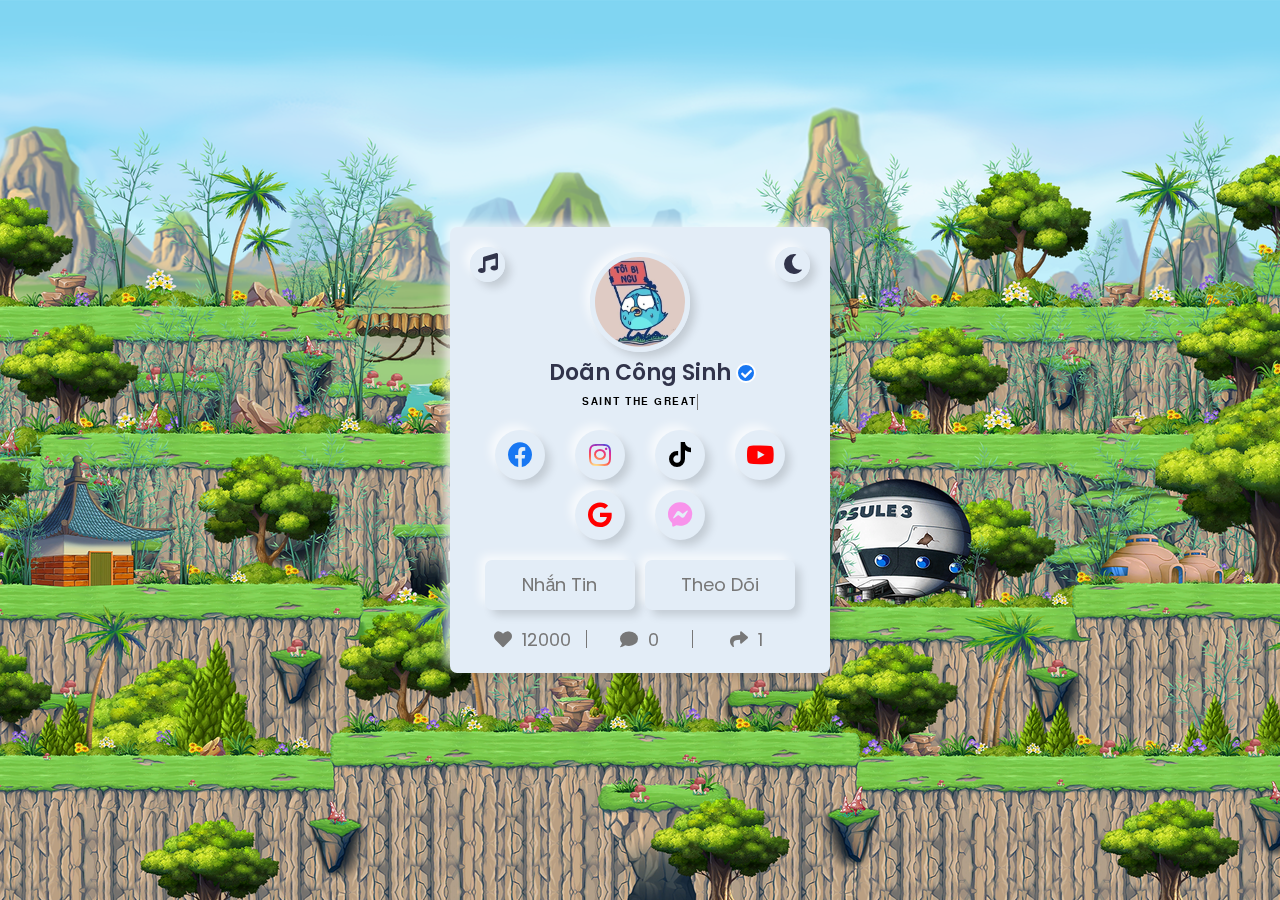
<file: index.html>
<!DOCTYPE html>
<html lang="vi">

<head>
    <meta charset="UTF-8">
    <meta http-equiv="X-UA-Compatible" content="IE=edge">
    <meta name="viewport" content="width=device-width, initial-scale=1.0">
    <meta content='https://i.imgur.com/SmVw9Lg.jpg' property='og:image' />
    <link rel="stylesheet" href="https://cdnjs.cloudflare.com/ajax/libs/font-awesome/5.15.3/css/all.min.css" />
    <link href="https://fonts.googleapis.com/css2?family=Poppins:wght@300;400;500;600;700;800&display=swap"
        rel="stylesheet">
    <link rel="stylesheet" href="./style.css">
    <link rel="shortcut icon" href="./icon.jpg" type="image/x-icon">
    <link rel="manifest" href="/site.webmanifest">
    <title>Doãn Công Sinh</title>
</head>

<body>
    <div class="app">
        <div class="card mg-10">
            <div class="card__title">
                <div class="card__title--img">
                    <img src="./avatar.jpg" alt="" srcset="">
                </div>
                <div class="card__title--name">
                    <h1>Doãn Công Sinh</h1>
                    <div class="veri__check">
                        <i class="fas fa-check"></i>
                    </div>
                </div>
                <div class="card__title--description">
                    <p>𝐒𝐀𝐈𝐍𝐓 𝐓𝐇𝐄 𝐆𝐑𝐄𝐀𝐓</p>
                </div>
            </div>
            <div class="card__body mt-10">
                <div class="row">
                    <div class="col col-lg-3 mt-10">
                        <div class="card__item">
                            <a href="https://www.facebook.com/doan.cong.sinh.2024" target="_blank" class="card__link">
                                <div class="link__icon">
                                    <i class="fab fa-facebook"></i>
                                </div>
                            </a>
                        </div>
                    </div>
                    <div class="col col-lg-3 mt-10">
                        <div class="card__item">
                            <a href="https://www.instagram.com/daingan5600/" target="_blank" class="card__link">
                                <div class="link__icon">
                                    <i class="fab fa-instagram"></i>
                                </div>
                            </a>
                        </div>
                    </div>
                    <div class="col col-lg-3 mt-10">
                        <div class="card__item">
                            <a href="https://www.tiktok.com/@fb8106486/" target="_blank" class="card__link">
                                <div class="link__icon">
                                    <i class="fab fa-tiktok"></i>
                                </div>
                            </a>
                        </div>
                    </div>
                    <div class="col col-lg-3 mt-10">
                        <div class="card__item">
                            <a href="https://www.youtube.com/playlist?list=PL8zfhjKavmzeP6R8VteRkNGpmB7vbnUMU"
                                target="_blank" class="card__link">
                                <div class="link__icon">
                                    <i class="fab fa-youtube" style="color: red;"></i>
                                </div>
                            </a>
                        </div>
                    </div>
                    <div class="col col-lg-3 mt-10">
                        <div class="card__item">
                            <a href="https://mail.google.com/mail/u/0/#inbox?compose=GTvVlcRzBWZZlBfKWfdTrXKRcKGHjzXmWJrNhxvcfxzgKqRxSqkNpCnGRGbZNLfftxRmBSGdvlgjz"
                                class="card__link">
                                <div class="link__icon">
                                    <i class="fab fa-google" style="color: rgb(255, 0, 0);"></i>
                                </div>
                            </a>
                        </div>
                    </div>
                    <div class="col col-lg-3 mt-10">
                        <div class="card__item">
                            <a href="https://www.facebook.com/doan.cong.sinh.2024" class="card__link">
                                <div class="link__icon">
                                    <i class="fab fa-facebook-messenger" style="color: rgb(248, 147, 235);"></i>
                                </div>
                            </a>
                        </div>
                    </div>
                </div>
            </div>
            <div class="toggle toggle__back">
                <a href="nhac.html"><i class="fas fa-music"></i></a>
            </div>
            <div class="toggle toggle__theme">
                <i class="fas fa-moon"></i>
            </div>
            <div class="button__list mt-10">
                <div class="row">
                    <div class="col col-lg-6 mt-10">
                        <a href="https://zalo.me/0369590428/" target="_blank">
                            <div class="button button__message ">
                                <span> Nhắn Tin </span>
                            </div>
                        </a>
                    </div>
                    <div class="col col-lg-6 mt-10">
                        <a href="https://www.facebook.com/doan.cong.sinh.2024/" target="_blank">
                            <div class="button button__subscribe ">
                                <span> Theo Dõi </span>
                            </div>
                        </a>
                    </div>
                </div>
            </div>
            <div class="card__footer mt-10">
                <div class="footer__item">
                    <span id="heart-counter" onclick="incrementHeart()">
                        <i class="fas fa-heart"></i>
                        <span id="heart-count">12K</span>
                    </span>
                </div>
                <div class="footer__item">
                    <span id="comment-btn" onclick="showCommentAlert()">
                        <i class="fa fa-comment"></i>
                        0
                    </span>
                </div>
                <div class="footer__item">
                    <span id="share-btn" onclick="shareLink()">
                        <i class="fa fa-share"></i>
                        <span id="share-count">1</span> <!-- Số chia sẻ -->
                    </span>
                </div>
            </div>
        </div>
    </span>
    </div>
    </div>
    </div>
    </div>
    <script src="./script.js"></script>
</body>

</html>
</file>
<file: style.css>
* {
    margin: 0;
    padding: 0;
    box-sizing: border-box;
    font-family: 'Poppins', sans-serif;
}

html {
    font-size: 62.5%;
    line-height: 1.625rem;
    height: 100%;
    scroll-behavior: smooth;
}

:root {
    --white-color: #fff;
    --bg-main: #e3edf7;
    --bg-dark: #303234;
    --primary-color: #31344b;
    --text-color: #777777;
    --text-color-dark: #B0B3B8;
    --blue-color: #1877f2;
    --blue-color-2: #e9f5ff;
    --outer-shadow: 6px 6px 10px -1px rgba(0, 0, 0, 0.15),
        -6px -6px 10px -1px rgba(255, 255, 255, 0.7);
    --outer-shadow-o: 6px 6px 10px -1px rgba(0, 0, 0, 0.15),
        -6px -6px 10px -1px rgba(255, 255, 255, 0.7), inset 6px 6px 10px -1px rgba(0, 0, 0, 0.15),
        inset -6px -6px 10px -1px rgba(255, 255, 255, 0.7);
    --outer-shadow-dark: 6px 6px 10px -1px rgba(0, 0, 0, 0.3),
        -6px -6px 10px -1px rgba(255, 255, 255, 0.1);
    --outer-shadow-dark-o: 6px 6px 10px -1px rgba(0, 0, 0, 0.3),
        -6px -6px 10px -1px rgba(255, 255, 255, 0.1), inset 6px 6px 10px -1px rgba(0, 0, 0, 0.3),
        inset -6px -6px 10px -1px rgba(255, 255, 255, 0.1);
    --icon-fb: #4267B2;
    --icon-insta: #FB3958;
    --icon-github: #333;
    --icon-youtube: #FF0000;
    --icon-tiktok: #000;
}

.app {
    width: 100%;
    height: 100vh;
    background-attachment: fixed;
    background: url('./images/3.png') no-repeat center center/cover;
    transition: all 0.3s linear;
    -moz-transition: all 0.3s linear;
    -webkit-transition: all 0.3s linear;
    -o-transition: all 0.3s linear;
}

.background {
    background: url(../media/40.df5c2e3164cc8269d8a3.png) no-repeat;
    background-attachment: fixed;
    background-size: cover;
    height: 150%;
    left: 0;
    position: fixed;
    top: 0;
    transition: -webkit-transform 5s ease-in-out;
    transition: transform 5s ease-in-out;
    transition: transform 5s ease-in-out, -webkit-transform 5s ease-in-out;
    width: 150%;
    z-index: -1
}

.app.dark {
    background: url('./images/4.jpg') no-repeat center center/cover;
}

.card {
    position: fixed;
    max-width: 380px;
    height: fit-content;
    display: flex;
    margin: auto;
    top: 0;
    bottom: 0;
    left: 0;
    right: 0;
    padding: 25px 30px;
    align-items: center;
    flex-direction: column;
    justify-content: center;
    background: var(--white-color);
    border-radius: 7px;
    background: var(--bg-main);
    box-shadow: var(--outer-shadow);
    transition: all .3s linear;
    -moz-transition: all .3s linear;
    -webkit-transition: all .3s linear;
    -o-transition: all .3s linear;
    animation: fadeIn 1s ease-out;
}

.app.dark .card::after {
    transform: scale(1.01);
    border-radius: 7px;
}

.app.dark .card {
    background: var(--bg-dark);
    box-shadow: var(--outer-shadow-dark);
}

.card__title {
    display: flex;
    flex-direction: column;
    align-items: center;
    justify-content: center;
}

.card__title--img {
    width: 100px;
    height: 100px;
    border-radius: 50%;
    box-shadow: var(--outer-shadow);
    border: 5px solid var(--bg-main);
    transition: all .3s linear;
    -moz-transition: all .3s linear;
    -webkit-transition: all .3s linear;
    -o-transition: all .3s linear;
}

.app.dark .card__title--img {
    border: 5px solid var(--bg-dark);
    box-shadow: var(--outer-shadow-dark);
}

.card__title--img img {
    width: 100%;
    height: 100%;
    border-radius: 50%;
    object-fit: cover;
}

.card__title--name {
    position: relative;
    display: flex;
    flex-wrap: wrap;
    align-items: center;
    margin-top: 10px;
}

.link__icon .fa-instagram {
    background: radial-gradient(circle at 30% 107%, #fdf497 0%, #fdf497 5%, #fd5949 45%, #d6249f 70%, #285AEB 90%);
    -webkit-background-clip: text;
    -webkit-text-fill-color: transparent;
}

.card__title--name h1 {
    position: relative;
    color: var(--primary-color);
    font-size: 2.2rem;
    font-weight: 600;
    line-height: 2.2rem;
    text-align: center;

}

.app.dark .card__title--name h1 {
    color: var(--white-color);
}

.card__title--name .veri__check {
    position: absolute;
    width: 20px;
    height: 20px;
    left: 100%;
    top: 0;
    bottom: 0;
    margin: auto;
    color: var(--white-color);
    background: var(--blue-color);
    border: 2px solid var(--white-color);
    text-align: center;
    border-radius: 50%;
    margin-left: 5px;
    cursor: pointer;
}

.veri__check .fas {
    line-height: 18px;
    font-size: 1.1rem;
}

.card__title--description {
    position: relative;
    display: flex;
    justify-content: center;
    align-items: center;
    margin-top: 10px;

}

@keyframes typing {
    from {
        width: 0;
    }

    to {
        width: 100%;
    }
}

@keyframes blink-caret {

    from,
    to {
        border-color: transparent;
    }

    50% {
        border-color: var(--text-color);
    }
}

.card__title--description p {
    overflow: hidden;
    border-right: .15em solid var(--text-color);
    white-space: nowrap;
    margin: 0 auto;
    letter-spacing: .15em;
    animation: typing 3.5s steps(40, end), blink-caret .75s step-end infinite;
}

.app.dark .card__title--description p {
    color: var(--text-color-dark);
}

.mt-10 {
    margin-top: 10px;
}

.mb-10 {
    margin-bottom: 10px;
}

.card__body {
    width: 100%;
    display: flex;
    align-items: center;
    justify-content: center;

}

body {
    -webkit-user-select: none;
    -moz-user-select: none;
    -ms-user-select: none;
    user-select: none;
}

.row {
    width: 100%;
    display: flex;
    flex-wrap: wrap;
    margin-left: -5px;
    margin-right: -5px;
    justify-content: center;
}

.col {
    width: 100%;
    position: relative;
    padding-left: 5px;
    padding-right: 5px;
}

.col-lg-3 {
    display: flex;
    justify-content: center;
    flex: 0 0 25%;
    max-width: 25%;
}

.card__item {
    position: relative;
    display: flex;
    justify-content: center;
    align-items: center;
    border: 2px solid var(--bg-main);
    width: 50px;
    height: 50px;
    background: var(--bg-main);
    box-shadow: var(--outer-shadow);
    border-radius: 50%;
    transition: all .3s ease 0s;
    -moz-transition: all .3s ease 0s;
    -webkit-transition: all .3s ease 0s;
    -o-transition: all .3s ease 0s;
    overflow: hidden;
    cursor: pointer;
}

.app.dark .card__item {
    background: var(--bg-dark);
    box-shadow: var(--outer-shadow-dark);
    border: 2px solid var(--bg-dark);
}

.card__item:hover {
    box-shadow: var(--outer-shadow-dark-o);
}



.app.dark .card__item:hover {
    box-shadow: var(--outer-shadow-dark-o);
}

.card__link {
    position: relative;
    text-decoration: none;
}

.link__icon {
    position: relative;
    display: flex;
    align-items: center;
    justify-content: center;
    width: 100%;
    height: 100%;
    color: var(--blue-color);

}

.link__icon .fab {
    font-size: 2.5rem;
}

.link__icon .fa-github {
    color: var(--icon-github);
}

.app.dark .link__icon .fa-tiktok,
.app.dark .link__icon .fa-github {
    color: var(--bg-main);
}

.link__icon .fa-tiktok {
    color: var(--icon-tiktok);
}

.toggle {
    position: absolute;
    display: flex;
    align-items: center;
    justify-content: center;
    content: "";
    width: 35px;
    height: 35px;
    top: 20px;
    border-radius: 50%;
    color: var(--primary-color);
    box-shadow: var(--outer-shadow);
    border: 2px solid var(--bg-main);
    cursor: pointer;
    transition: all .3s linear;
    -moz-transition: all .3s linear;
    -webkit-transition: all .3s linear;
    -o-transition: all .3s linear;
}

.toggle__theme {
    right: 20px;
}

.app.dark .toggle {
    color: var(--bg-main);
    border: 2px solid var(--bg-dark);
}

.toggle__theme:hover,
.toggle__back:hover {
    box-shadow: var(--outer-shadow-o);
}

.app.dark .toggle__theme,
.app.dark .toggle__back {
    box-shadow: var(--outer-shadow-dark);
}

.app.dark .toggle__theme:hover,
.app.dark .toggle__back:hover {
    box-shadow: var(--outer-shadow-dark-o);
}

.toggle__theme .fas,
.toggle__back .fas {
    font-size: 2rem;
}

.toggle__back {
    left: 20px;
}

.button__list {
    position: relative;
    width: 100%;
    display: flex;
    align-items: center;
    justify-content: center;
    flex-wrap: wrap;
}

.button {
    position: relative;
    display: flex;
    align-items: center;
    justify-content: center;
    padding: 15px 20px;
    text-align: center;
    background: var(--bg-main);
    box-shadow: var(--outer-shadow);
    color: var(--text-color);
    border: 2px solid var(--bg-main);
    font-size: 1.8rem;
    font-weight: 400;
    border-radius: 7px;
    transition: all .3s linear;
    -moz-transition: all .3s linear;
    -webkit-transition: all .3s linear;
    -o-transition: all .3s linear;
    cursor: pointer;
}

.app.dark .button {
    background: var(--bg-dark);
    box-shadow: var(--outer-shadow-dark);
    color: var(--text-color-dark);
    border: 2px solid var(--bg-dark);
}

.button:hover {
    box-shadow: var(--outer-shadow-o);
    color: var(--blue-color) !important;
}

.app.dark .button:hover {
    box-shadow: var(--outer-shadow-dark-o);
}

.col-lg-6 {
    flex: 0 0 50%;
    max-width: 50%;
}

.card__footer {
    position: relative;
    display: flex;
    flex-direction: row;
    align-content: center;
    justify-content: center;
    width: 100%;
}

.card__footer .footer__item {
    flex: 0 0 33.33333%;
    max-width: 33.33333%;
    display: flex;
    align-content: center;
    justify-content: center;
    margin-top: 10px;
    cursor: pointer;

}

.card__footer .footer__item:nth-child(1),
.card__footer .footer__item:nth-child(2) {
    border-right: 1.5px solid var(--text-color);
}

.footer__item span {
    font-size: 1.8rem;
    color: var(--text-color);
    transition: all .3s ease;
    -moz-transition: all .3s ease;
    -webkit-transition: all .3s ease;
    -o-transition: all .3s ease;
}

.app.dark .footer__item span {
    color: var(--text-color-dark);
}

.card__footer .footer__item:nth-child(1):hover span,
.card__footer .footer__item:nth-child(2):hover span,
.card__footer .footer__item:nth-child(3):hover span {
    color: var(--blue-color);
}

.footer__item span .fa,
.footer__item span .fas {
    margin-right: 5px;
}

@media screen and (max-width: 370px) {
    .mg-10 {
        margin: auto 10px;
    }

}

a {
    text-decoration: none;
    color: inherit;
}

.fas.fa-heart.active {
    color: red;
    animation: heart-bounce 0.5s ease;
}

@keyframes heart-bounce {
    0% {
        transform: scale(1);
    }

    50% {
        transform: scale(1.5);
    }

    100% {
        transform: scale(1);
    }
}

.heart-animation {
    position: absolute;
    font-size: 2rem;
    color: red;
    opacity: 1;
    animation: heart-fly 1s ease forwards;
}

@keyframes heart-fly {
    0% {
        transform: translateY(0) scale(1);
        opacity: 1;
    }

    100% {
        transform: translateY(-50px) scale(1.2);
        opacity: 0;
    }
}

@keyframes fadeIn {
    from {
        opacity: 0;
        transform: translateY(20px);
    }

    to {
        opacity: 1;
        transform: translateY(0);
    }
}

.fas.fa-heart.active {
    color: red;
    animation: heart-bounce 0.5s ease;
}

@keyframes heart-bounce {
    0% {
        transform: scale(1);
    }

    50% {
        transform: scale(1.5);
    }

    100% {
        transform: scale(1);
    }
}

.heart-animation {
    position: absolute;
    font-size: 2rem;
    color: red;
    opacity: 1;
    animation: heart-fly 1s ease forwards;
}

@keyframes heart-fly {
    0% {
        transform: translateY(0) scale(1);
        opacity: 1;
    }

    100% {
        transform: translateY(-50px) scale(1.2);
        opacity: 0;
    }
}
</file>
